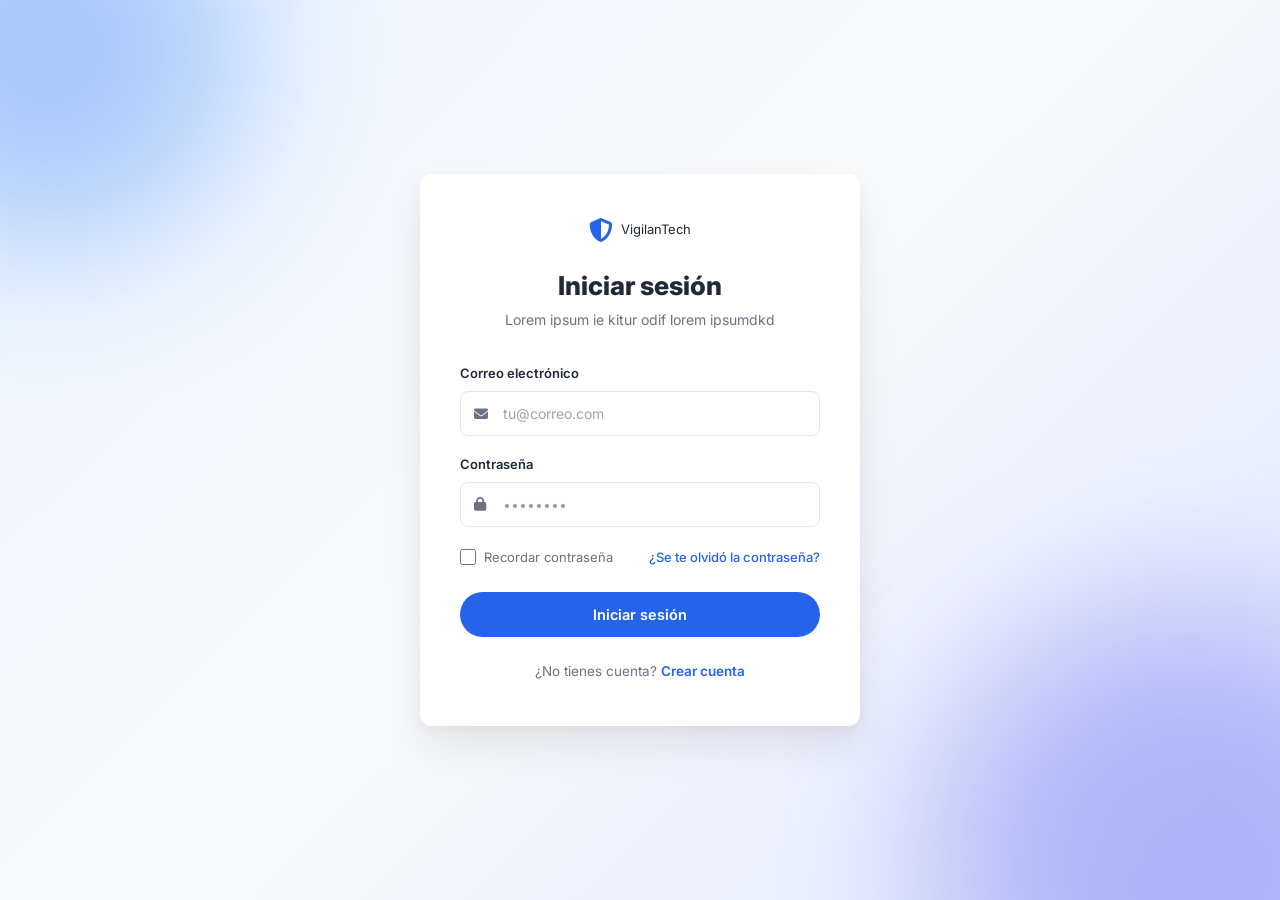
<file: login.html>
<!DOCTYPE html>
<html lang="es">
<head>
<meta charset="UTF-8">
<meta name="viewport" content="width=device-width, initial-scale=1.0">
<title>VigilanTech - Iniciar sesión</title>
<link rel="preconnect" href="https://fonts.googleapis.com">
<link rel="preconnect" href="https://fonts.gstatic.com" crossorigin>
<link href="https://fonts.googleapis.com/css2?family=Inter:wght@400;500;600;700;800&display=swap" rel="stylesheet">
<link rel="stylesheet" href="https://cdnjs.cloudflare.com/ajax/libs/font-awesome/6.5.1/css/all.min.css">
<style>
  /* ===== RESET Y VARIABLES ===== */
  *, *::before, *::after { box-sizing: border-box; margin: 0; padding: 0; }
  :root {
    --color-primary: #1e3a8a;
    --color-primary-dark: #172554;
    --color-accent: #2563eb;
    --color-accent-light: #3b82f6;
    --color-text: #1f2937;
    --color-text-light: #6b7280;
    --color-bg: #ffffff;
    --color-bg-alt: #f9fafb;
    --color-border: #e5e7eb;
    --color-dark: #0f172a;
    --radius: 12px;
    --radius-sm: 8px;
    --shadow: 0 4px 6px -1px rgba(0,0,0,0.07), 0 2px 4px -2px rgba(0,0,0,0.05);
    --shadow-lg: 0 10px 15px -3px rgba(0,0,0,0.1), 0 4px 6px -4px rgba(0,0,0,0.05);
  }
  html { scroll-behavior: smooth; }
  body {
    font-family: 'Inter', -apple-system, BlinkMacSystemFont, sans-serif;
    color: var(--color-text);
    background: var(--color-bg-alt);
    line-height: 1.6;
    font-size: 15px;
    min-height: 100vh;
  }
  a { text-decoration: none; color: inherit; }

  /* ===== LAYOUT DE AUTENTICACIÓN ===== */
  .auth-wrapper {
    min-height: 100vh;
    display: flex;
    align-items: center;
    justify-content: center;
    padding: 40px 24px;
    background: linear-gradient(135deg, #eff6ff 0%, #f9fafb 50%, #e0e7ff 100%);
    position: relative;
    overflow: hidden;
  }
  /* Decoración de fondo */
  .auth-wrapper::before,
  .auth-wrapper::after {
    content: '';
    position: absolute;
    border-radius: 50%;
    filter: blur(80px);
    opacity: 0.4;
    z-index: 0;
  }
  .auth-wrapper::before {
    width: 400px; height: 400px;
    background: var(--color-accent-light);
    top: -150px; left: -150px;
  }
  .auth-wrapper::after {
    width: 500px; height: 500px;
    background: #6366f1;
    bottom: -200px; right: -150px;
  }

  .auth-card {
    position: relative;
    z-index: 1;
    width: 100%;
    max-width: 440px;
    background: #fff;
    border-radius: var(--radius);
    box-shadow: 0 20px 40px rgba(0,0,0,0.08), 0 4px 12px rgba(0,0,0,0.04);
    padding: 44px 40px;
  }

  /* Logo */
  .auth-logo {
    display: flex;
    align-items: center;
    justify-content: center;
    gap: 8px;
    font-weight: 800;
    font-size: 18px;
    color: var(--color-primary);
    margin-bottom: 28px;
  }
  .auth-logo i { color: var(--color-accent); font-size: 24px; }
  .auth-logo span { color: var(--color-text); font-weight: 400; font-size: 13px; }

  /* Título */
  .auth-title {
    font-size: 26px;
    font-weight: 800;
    text-align: center;
    color: var(--color-text);
    margin-bottom: 8px;
    line-height: 1.2;
  }
  .auth-subtitle {
    font-size: 14px;
    color: var(--color-text-light);
    text-align: center;
    margin-bottom: 32px;
    line-height: 1.6;
  }

  /* Formulario */
  .auth-form {
    display: flex;
    flex-direction: column;
    gap: 18px;
  }
  .form-group { display: flex; flex-direction: column; }
  .form-group label {
    font-size: 13px;
    font-weight: 600;
    margin-bottom: 7px;
    color: var(--color-text);
  }
  .form-group .input-wrapper {
    position: relative;
  }
  .form-group .input-wrapper i {
    position: absolute;
    left: 14px;
    top: 50%;
    transform: translateY(-50%);
    color: var(--color-text-light);
    font-size: 14px;
    pointer-events: none;
    transition: color 0.2s;
  }
  .form-group input {
    width: 100%;
    padding: 13px 14px 13px 42px;
    border: 1px solid var(--color-border);
    border-radius: var(--radius-sm);
    font-size: 14px;
    font-family: inherit;
    background: #fff;
    color: var(--color-text);
    transition: border-color 0.2s, box-shadow 0.2s;
  }
  .form-group input::placeholder { color: #9ca3af; }
  .form-group input:focus {
    outline: none;
    border-color: var(--color-accent);
    box-shadow: 0 0 0 3px rgba(37,99,235,0.12);
  }
  .form-group .input-wrapper:focus-within i {
    color: var(--color-accent);
  }

  /* Fila opciones: recordar / olvidó */
  .auth-options {
    display: flex;
    align-items: center;
    justify-content: space-between;
    gap: 12px;
    flex-wrap: wrap;
    font-size: 13px;
    margin-top: 2px;
  }
  .remember-me {
    display: flex;
    align-items: center;
    gap: 8px;
    color: var(--color-text-light);
    cursor: pointer;
    user-select: none;
  }
  .remember-me input[type="checkbox"] {
    width: 16px;
    height: 16px;
    accent-color: var(--color-accent);
    cursor: pointer;
  }
  .forgot-link {
    color: var(--color-accent);
    font-weight: 500;
    transition: color 0.2s;
  }
  .forgot-link:hover { color: var(--color-primary); text-decoration: underline; }

  /* Botón principal */
  .btn {
    display: inline-block;
    padding: 13px 28px;
    border-radius: 999px;
    font-weight: 600;
    font-size: 14px;
    transition: all 0.2s ease;
    text-align: center;
    cursor: pointer;
    border: none;
    font-family: inherit;
  }
  .btn-primary { background: var(--color-accent); color: #fff; }
  .btn-primary:hover { background: var(--color-primary); }
  .btn-primary:active { transform: scale(0.98); }

  .auth-form .btn {
    margin-top: 6px;
    width: 100%;
    padding: 14px 28px;
    font-size: 14.5px;
  }

  /* Enlace secundario / registro */
  .auth-footer {
    text-align: center;
    margin-top: 24px;
    font-size: 13.5px;
    color: var(--color-text-light);
  }
  .auth-footer a {
    color: var(--color-accent);
    font-weight: 600;
    transition: color 0.2s;
  }
  .auth-footer a:hover { color: var(--color-primary); text-decoration: underline; }

  /* ===== RESPONSIVE ===== */
  @media (max-width: 480px) {
    .auth-card { padding: 32px 24px; }
    .auth-title { font-size: 22px; }
    .auth-wrapper { padding: 24px 16px; }
    .auth-options { font-size: 12.5px; }
  }
</style>
</head>
<body>

<!-- ===== SECCIÓN INICIAR SESIÓN ===== -->
<main class="auth-wrapper">
  <div class="auth-card">

    <!-- Logo -->
    <a href="#" class="auth-logo" aria-label="VigilanTech inicio">
      <i class="fa-solid fa-shield-halved" aria-hidden="true"></i>
      <span>VigilanTech</span>
    </a>

    <!-- Título y subtítulo -->
    <h1 class="auth-title">Iniciar sesión</h1>
    <p class="auth-subtitle">Lorem ipsum ie kitur odif lorem ipsumdkd</p>

    <!-- Formulario -->
    <form class="auth-form" aria-label="Formulario de inicio de sesión">
      <div class="form-group">
        <label for="email">Correo electrónico</label>
        <div class="input-wrapper">
          <input type="email" id="email" name="email" placeholder="tu@correo.com" autocomplete="email" required>
          <i class="fa-solid fa-envelope" aria-hidden="true"></i>
        </div>
      </div>

      <div class="form-group">
        <label for="password">Contraseña</label>
        <div class="input-wrapper">
          <input type="password" id="password" name="password" placeholder="••••••••" autocomplete="current-password" required>
          <i class="fa-solid fa-lock" aria-hidden="true"></i>
        </div>
      </div>

      <!-- Opciones: recordar y olvidó contraseña -->
      <div class="auth-options">
        <label class="remember-me">
          <input type="checkbox" name="remember" id="remember">
          Recordar contraseña
        </label>
        <a href="#" class="forgot-link">¿Se te olvidó la contraseña?</a>
      </div>

      <button type="submit" class="btn btn-primary">Iniciar sesión</button>
    </form>

    <!-- Enlace secundario -->
    <p class="auth-footer">
      ¿No tienes cuenta? <a href="#">Crear cuenta</a>
    </p>

  </div>
</main>

</body>
</html>
</file>
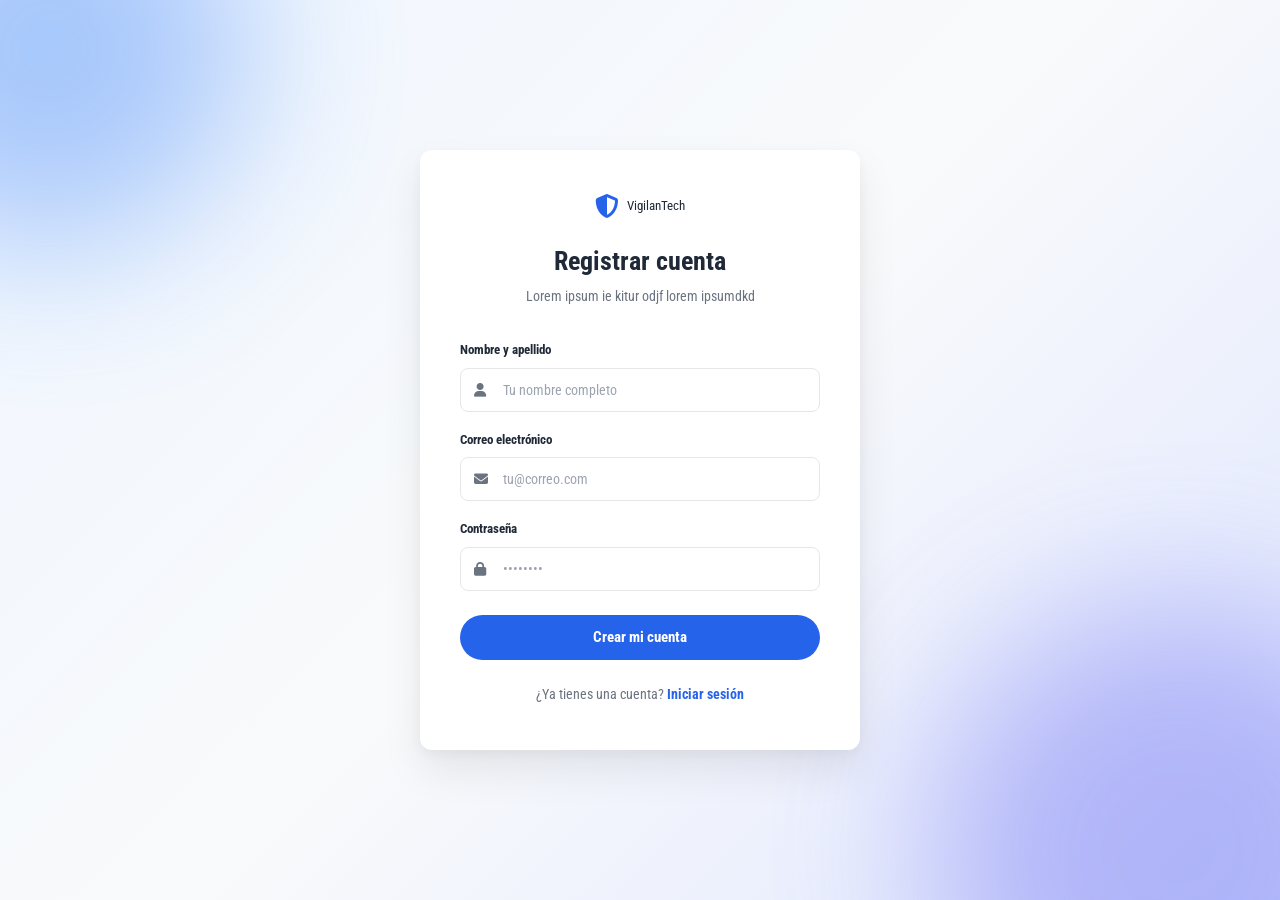
<file: register.html>
<!DOCTYPE html>
<html lang="es">

<head>
  <meta charset="UTF-8">
  <meta name="viewport" content="width=device-width, initial-scale=1.0">
  <title>VigilanTech - Registrar cuenta</title>
  <link rel="preconnect" href="https://fonts.googleapis.com">
  <link rel="preconnect" href="https://fonts.gstatic.com" crossorigin>
  <link href="https://fonts.googleapis.com/css2?family=Inter:wght@400;500;600;700;800&display=swap" rel="stylesheet">
  <link rel="stylesheet" href="https://cdnjs.cloudflare.com/ajax/libs/font-awesome/6.5.1/css/all.min.css">
  <style>
    /* ===== RESET Y VARIABLES ===== */
    *,
    *::before,
    *::after {
      box-sizing: border-box;
      margin: 0;
      padding: 0;
    }

    :root {
      --color-primary: #1e3a8a;
      --color-primary-dark: #172554;
      --color-accent: #2563eb;
      --color-accent-light: #3b82f6;
      --color-text: #1f2937;
      --color-text-light: #6b7280;
      --color-bg: #ffffff;
      --color-bg-alt: #f9fafb;
      --color-border: #e5e7eb;
      --color-dark: #0f172a;
      --radius: 12px;
      --radius-sm: 8px;
      --shadow: 0 4px 6px -1px rgba(0, 0, 0, 0.07), 0 2px 4px -2px rgba(0, 0, 0, 0.05);
      --shadow-lg: 0 10px 15px -3px rgba(0, 0, 0, 0.1), 0 4px 6px -4px rgba(0, 0, 0, 0.05);
    }

    /* Regular (400) */
    @font-face {
      font-family: 'RobotoCondensed';
      src: url('font/Roboto-Condensed/roboto-condensed-v31-latin-regular.woff2') format('woff2');
      font-weight: 400;
      font-style: normal;
      font-display: swap;
    }

    /* Bold (700) */
    @font-face {
      font-family: 'RobotoCondensed';
      src: url('font/Roboto-Condensed/roboto-condensed-v31-latin-700.woff2') format('woff2');
      font-weight: 700;
      font-style: normal;
      font-display: swap;
    }

    /* Italic (400) */
    @font-face {
      font-family: 'RobotoCondensed';
      src: url('font/Roboto-Condensed/roboto-condensed-v31-latin-italic.woff2') format('woff2');
      font-weight: 400;
      font-style: italic;
      font-display: swap;
    }

    html {
      scroll-behavior: smooth;
    }

    body {
      /* font-family: 'Inter', -apple-system, BlinkMacSystemFont, sans-serif; */
      font-family: 'RobotoCondensed', Arial, Helvetica, sans-serif;
      color: var(--color-text);
      background: var(--color-bg-alt);
      line-height: 1.6;
      font-size: 15px;
      min-height: 100vh;
    }

    a {
      text-decoration: none;
      color: inherit;
    }

    /* ===== LAYOUT DE AUTENTICACIÓN ===== */
    .auth-wrapper {
      min-height: 100vh;
      display: flex;
      align-items: center;
      justify-content: center;
      padding: 40px 24px;
      background: linear-gradient(135deg, #eff6ff 0%, #f9fafb 50%, #e0e7ff 100%);
      position: relative;
      overflow: hidden;
    }

    /* Decoración de fondo */
    .auth-wrapper::before,
    .auth-wrapper::after {
      content: '';
      position: absolute;
      border-radius: 50%;
      filter: blur(80px);
      opacity: 0.4;
      z-index: 0;
    }

    .auth-wrapper::before {
      width: 400px;
      height: 400px;
      background: var(--color-accent-light);
      top: -150px;
      left: -150px;
    }

    .auth-wrapper::after {
      width: 500px;
      height: 500px;
      background: #6366f1;
      bottom: -200px;
      right: -150px;
    }

    .auth-card {
      position: relative;
      z-index: 1;
      width: 100%;
      max-width: 440px;
      background: #fff;
      border-radius: var(--radius);
      box-shadow: 0 20px 40px rgba(0, 0, 0, 0.08), 0 4px 12px rgba(0, 0, 0, 0.04);
      padding: 44px 40px;
    }

    /* Logo */
    .auth-logo {
      display: flex;
      align-items: center;
      justify-content: center;
      gap: 8px;
      font-weight: 800;
      font-size: 18px;
      color: var(--color-primary);
      margin-bottom: 28px;
    }

    .auth-logo i {
      color: var(--color-accent);
      font-size: 24px;
    }

    .auth-logo span {
      color: var(--color-text);
      font-weight: 400;
      font-size: 13px;
    }

    /* Título */
    .auth-title {
      font-size: 26px;
      font-weight: 800;
      text-align: center;
      color: var(--color-text);
      margin-bottom: 8px;
      line-height: 1.2;
    }

    .auth-subtitle {
      font-size: 14px;
      color: var(--color-text-light);
      text-align: center;
      margin-bottom: 32px;
      line-height: 1.6;
    }

    /* Formulario */
    .auth-form {
      display: flex;
      flex-direction: column;
      gap: 18px;
    }

    .form-group {
      display: flex;
      flex-direction: column;
    }

    .form-group label {
      font-size: 13px;
      font-weight: 600;
      margin-bottom: 7px;
      color: var(--color-text);
    }

    .form-group .input-wrapper {
      position: relative;
    }

    .form-group .input-wrapper i {
      position: absolute;
      left: 14px;
      top: 50%;
      transform: translateY(-50%);
      color: var(--color-text-light);
      font-size: 14px;
      pointer-events: none;
      transition: color 0.2s;
    }

    .form-group input {
      width: 100%;
      padding: 13px 14px 13px 42px;
      border: 1px solid var(--color-border);
      border-radius: var(--radius-sm);
      font-size: 14px;
      font-family: inherit;
      background: #fff;
      color: var(--color-text);
      transition: border-color 0.2s, box-shadow 0.2s;
    }

    .form-group input::placeholder {
      color: #9ca3af;
    }

    .form-group input:focus {
      outline: none;
      border-color: var(--color-accent);
      box-shadow: 0 0 0 3px rgba(37, 99, 235, 0.12);
    }

    .form-group input:focus+i,
    .form-group .input-wrapper:focus-within i {
      color: var(--color-accent);
    }

    /* Botón principal */
    .btn {
      display: inline-block;
      padding: 13px 28px;
      border-radius: 999px;
      font-weight: 600;
      font-size: 14px;
      transition: all 0.2s ease;
      text-align: center;
      cursor: pointer;
      border: none;
      font-family: inherit;
    }

    .btn-primary {
      background: var(--color-accent);
      color: #fff;
    }

    .btn-primary:hover {
      background: var(--color-primary);
    }

    .btn-primary:active {
      transform: scale(0.98);
    }

    .auth-form .btn {
      margin-top: 6px;
      width: 100%;
      padding: 14px 28px;
      font-size: 14.5px;
    }

    /* Enlace secundario */
    .auth-footer {
      text-align: center;
      margin-top: 24px;
      font-size: 13.5px;
      color: var(--color-text-light);
    }

    .auth-footer a {
      color: var(--color-accent);
      font-weight: 600;
      transition: color 0.2s;
    }

    .auth-footer a:hover {
      color: var(--color-primary);
      text-decoration: underline;
    }

    /* Divider opcional */
    .auth-divider {
      display: flex;
      align-items: center;
      gap: 12px;
      margin: 24px 0 0;
      font-size: 12px;
      color: var(--color-text-light);
    }

    .auth-divider::before,
    .auth-divider::after {
      content: '';
      flex: 1;
      height: 1px;
      background: var(--color-border);
    }

    /* ===== RESPONSIVE ===== */
    @media (max-width: 480px) {
      .auth-card {
        padding: 32px 24px;
      }

      .auth-title {
        font-size: 22px;
      }

      .auth-wrapper {
        padding: 24px 16px;
      }
    }
  </style>
</head>

<body>

  <!-- ===== SECCIÓN REGISTRO ===== -->
  <main class="auth-wrapper">
    <div class="auth-card">

      <!-- Logo -->
      <a href="#" class="auth-logo" aria-label="VigilanTech inicio">
        <i class="fa-solid fa-shield-halved" aria-hidden="true"></i>
        <span>VigilanTech</span>
      </a>

      <!-- Título y subtítulo -->
      <h1 class="auth-title">Registrar cuenta</h1>
      <p class="auth-subtitle">Lorem ipsum ie kitur odjf lorem ipsumdkd</p>

      <!-- Formulario -->
      <form class="auth-form" aria-label="Formulario de registro">
        <div class="form-group">
          <label for="nombre">Nombre y apellido</label>
          <div class="input-wrapper">
            <input type="text" id="nombre" name="nombre" placeholder="Tu nombre completo" autocomplete="name" required>
            <i class="fa-solid fa-user" aria-hidden="true"></i>
          </div>
        </div>

        <div class="form-group">
          <label for="email">Correo electrónico</label>
          <div class="input-wrapper">
            <input type="email" id="email" name="email" placeholder="tu@correo.com" autocomplete="email" required>
            <i class="fa-solid fa-envelope" aria-hidden="true"></i>
          </div>
        </div>

        <div class="form-group">
          <label for="password">Contraseña</label>
          <div class="input-wrapper">
            <input type="password" id="password" name="password" placeholder="••••••••" autocomplete="new-password"
              required>
            <i class="fa-solid fa-lock" aria-hidden="true"></i>
          </div>
        </div>

        <button type="submit" class="btn btn-primary">Crear mi cuenta</button>
      </form>

      <!-- Enlace secundario -->
      <p class="auth-footer">
        ¿Ya tienes una cuenta? <a href="#">Iniciar sesión</a>
      </p>

    </div>
  </main>

</body>

</html>
</file>
